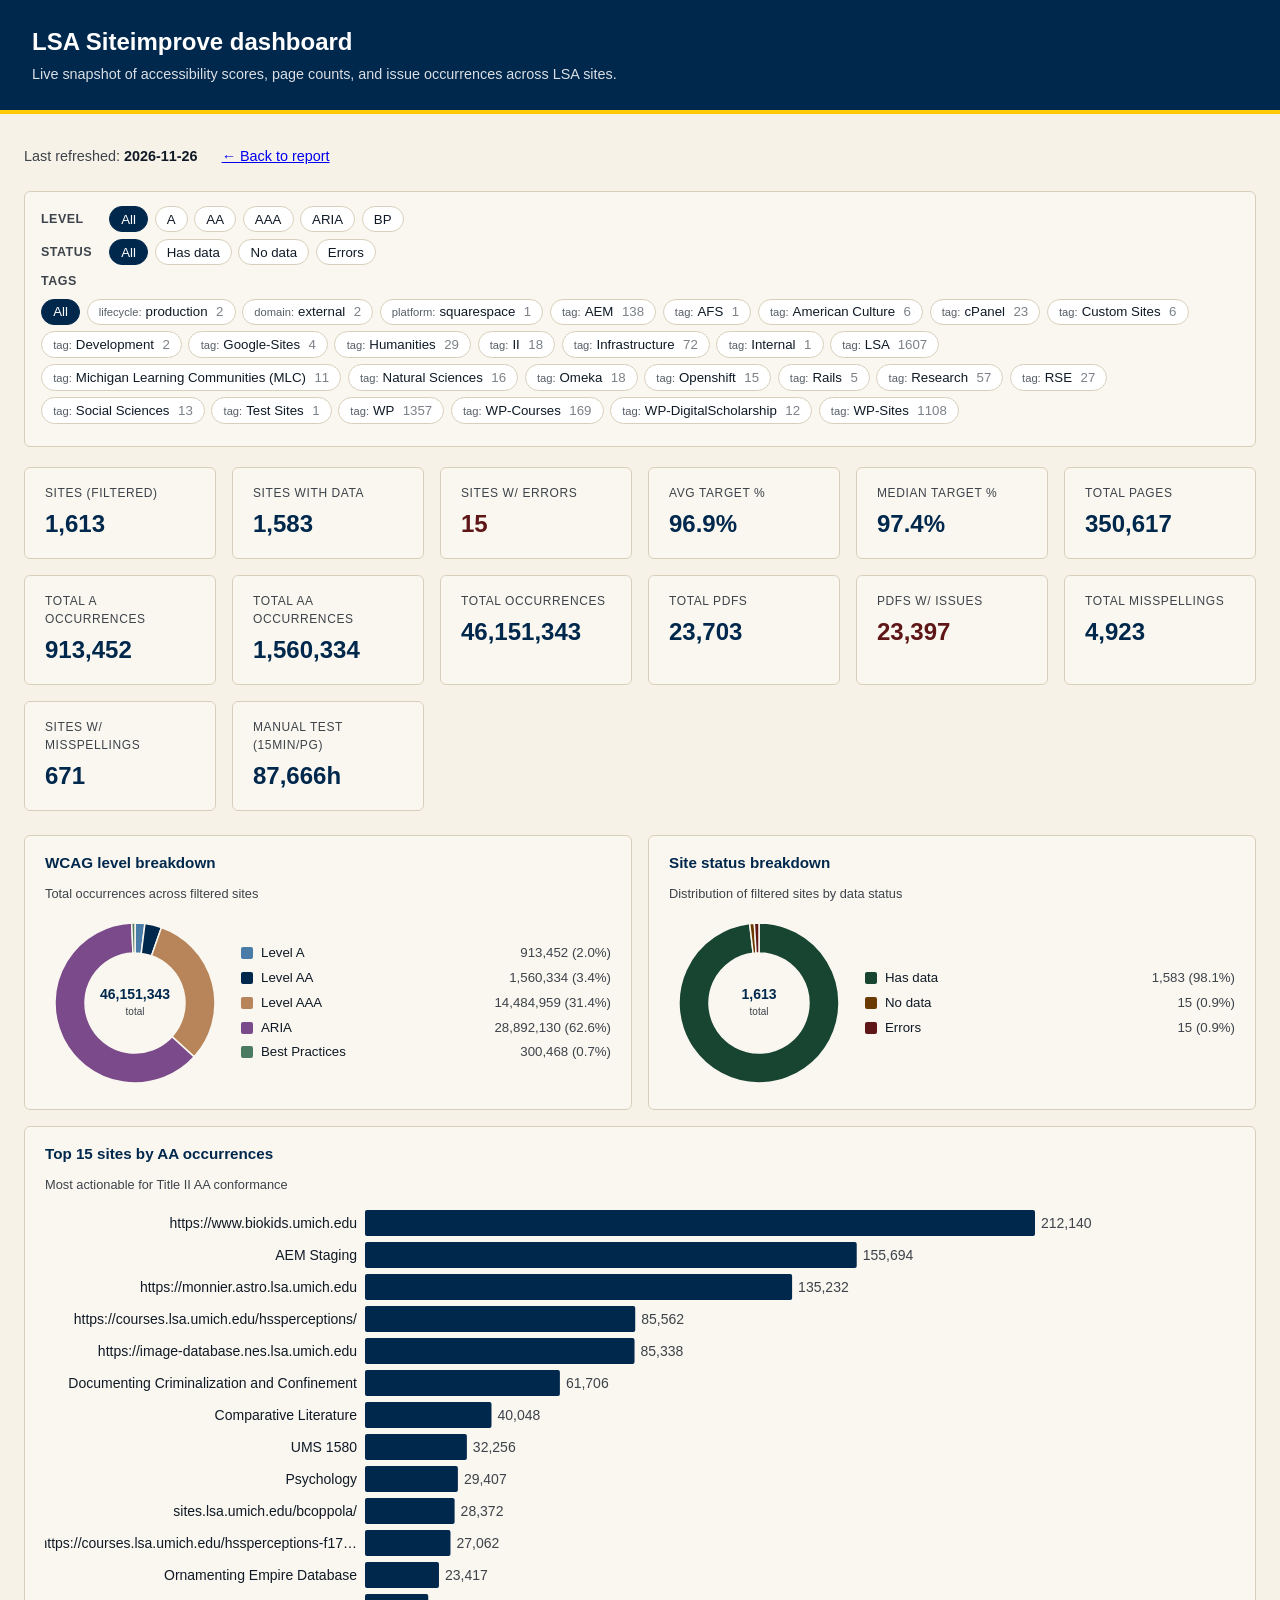
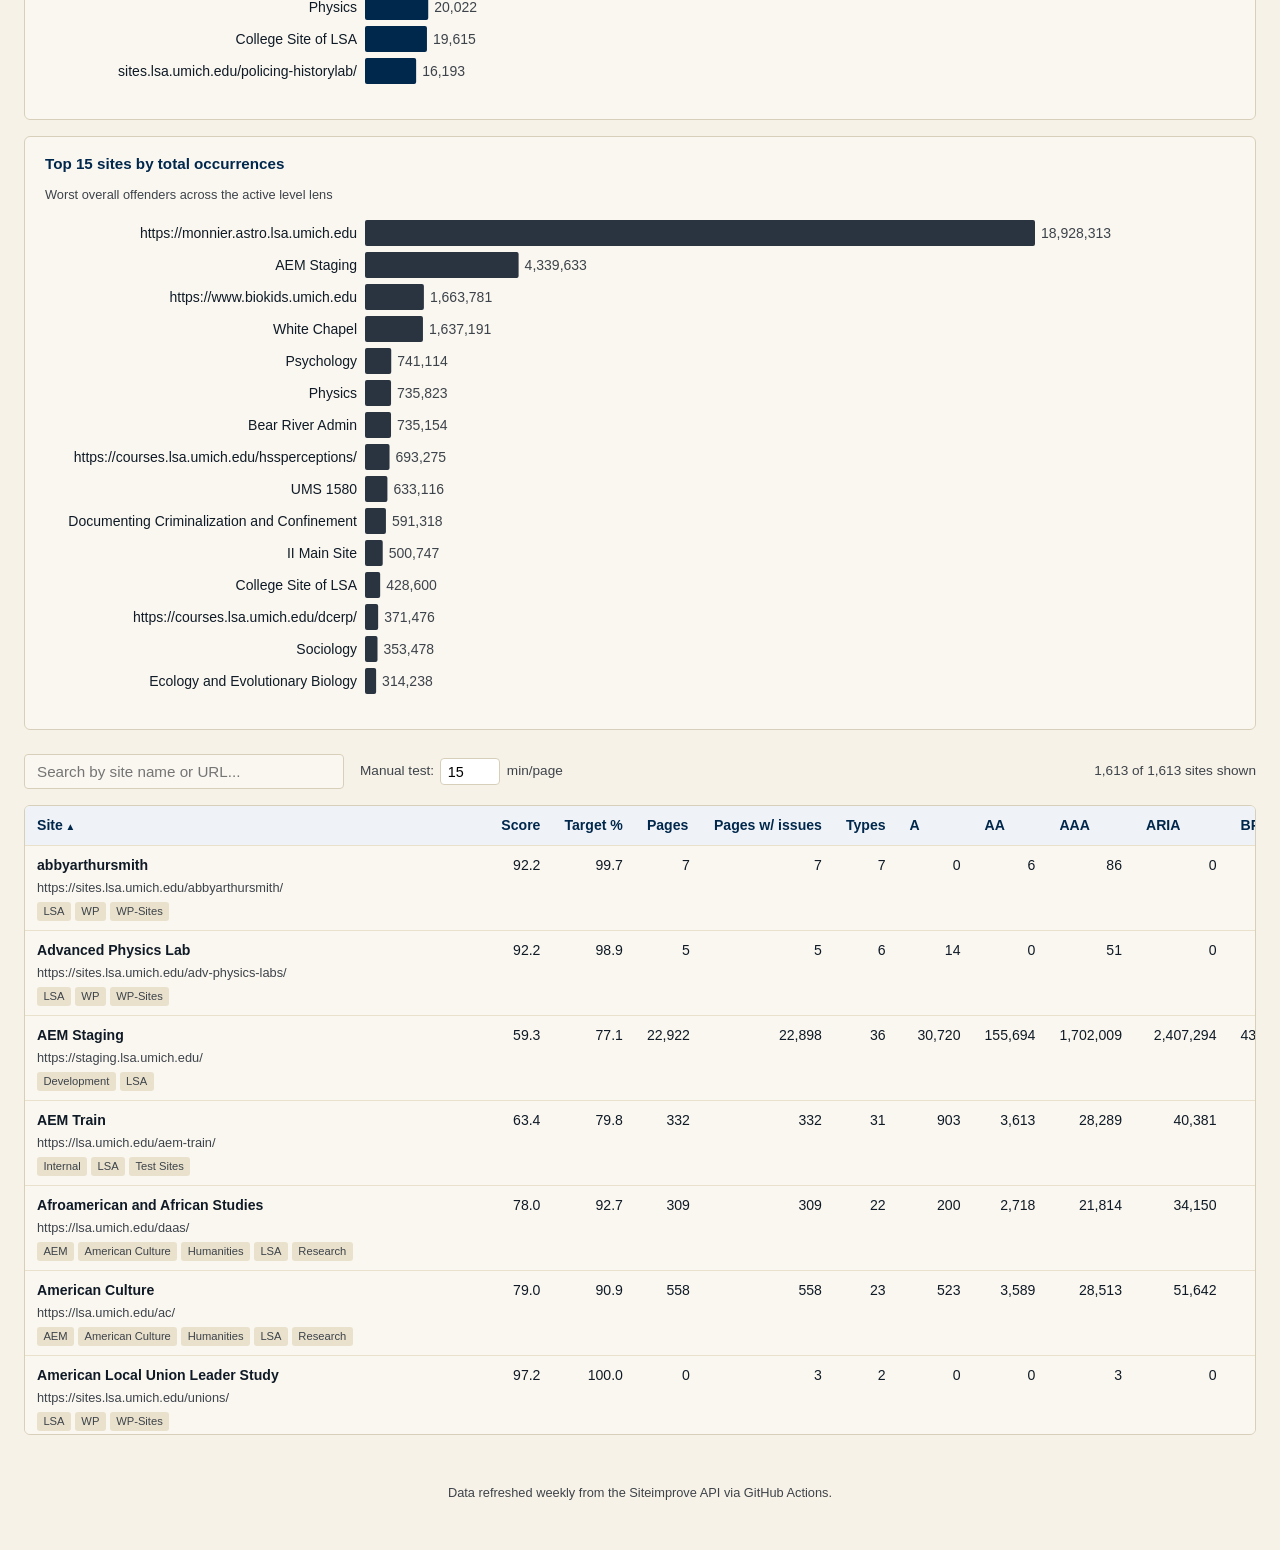
<file: accessibiltiyreport/data.html>
<!doctype html>
<html lang="en">
<head>
  <meta charset="utf-8" />
  <meta name="viewport" content="width=device-width, initial-scale=1" />
  <title>LSA Siteimprove dashboard</title>
  <style>
    :root {
      --um-blue: #00274C;
      --um-blue-50: #eff3f7;
      --um-blue-400: #6b8cb0;
      --um-maize: #FFCB05;
      --paper: #F7F2E7;
      --paper-light: #FAF7F0;
      --ink: #0F1A26;
      --ink-60: #3d434a;
      --ink-20: #c4c7cc;
      --rule: #d8cfba;
      --rule-light: #e9e1cc;
      --danger: #5e1616;
      --danger-soft: #ecd0cf;
      --warning: #6b3a00;
      --warning-soft: #f5e1c0;
      --success: #174531;
      --success-soft: #dceedc;
      --c-a: #4a7ca8;
      --c-aa: #00274C;
      --c-aaa: #b8855a;
    }
    * { box-sizing: border-box; }
    body {
      margin: 0;
      font-family: -apple-system, BlinkMacSystemFont, "Segoe UI", Roboto, "Helvetica Neue", Arial, sans-serif;
      color: var(--ink);
      background: var(--paper);
      line-height: 1.5;
    }
    header {
      background: var(--um-blue);
      color: #fff;
      padding: 1.5rem 2rem;
      border-bottom: 4px solid var(--um-maize);
    }
    header h1 { margin: 0; font-size: 1.5rem; font-weight: 600; }
    header p { margin: 0.25rem 0 0; opacity: 0.85; font-size: 0.9rem; }
    main { max-width: 1400px; margin: 2rem auto; padding: 0 1.5rem; }
    .meta {
      display: flex;
      flex-wrap: wrap;
      gap: 1.5rem;
      margin-bottom: 1.5rem;
      font-size: 0.9rem;
      color: var(--ink-60);
    }
    .meta strong { color: var(--ink); }
    .summary-cards {
      display: grid;
      grid-template-columns: repeat(auto-fit, minmax(180px, 1fr));
      gap: 1rem;
      margin-bottom: 1.5rem;
    }
    .card {
      background: var(--paper-light);
      border: 1px solid var(--rule);
      border-radius: 6px;
      padding: 1rem 1.25rem;
    }
    .card .label {
      font-size: 0.75rem;
      text-transform: uppercase;
      letter-spacing: 0.05em;
      color: var(--ink-60);
      margin-bottom: 0.25rem;
    }
    .card .value {
      font-size: 1.5rem;
      font-weight: 600;
      font-variant-numeric: tabular-nums;
      color: var(--um-blue);
    }
    .card.danger .value { color: var(--danger); }
    .filters {
      background: var(--paper-light);
      border: 1px solid var(--rule);
      border-radius: 6px;
      padding: 0.85rem 1rem;
      margin-bottom: 1.25rem;
    }
    .filter-row {
      display: flex;
      flex-wrap: wrap;
      align-items: center;
      gap: 0.5rem;
      margin-bottom: 0.4rem;
    }
    .filter-row:last-child { margin-bottom: 0; }
    .filter-label {
      font-size: 0.78rem;
      font-weight: 600;
      letter-spacing: 0.04em;
      color: var(--ink-60);
      text-transform: uppercase;
      min-width: 60px;
    }
    .pill {
      padding: 0.3rem 0.7rem;
      border: 1px solid var(--rule);
      border-radius: 999px;
      background: #fff;
      font-size: 0.83rem;
      cursor: pointer;
      color: var(--ink);
    }
    .pill:hover { background: var(--um-blue-50); }
    .pill.active {
      background: var(--um-blue);
      color: #fff;
      border-color: var(--um-blue);
    }
    .filter-hint {
      font-size: 0.78rem;
      color: var(--ink-60);
      margin-left: 0.4rem;
      font-style: italic;
    }
    .tag {
      display: inline-block;
      padding: 0.05rem 0.4rem;
      border-radius: 3px;
      font-size: 0.7rem;
      background: #e9e1cc;
      color: var(--ink-60);
      margin-right: 0.25rem;
      margin-top: 2px;
      white-space: nowrap;
    }
    .tag-lifecycle { background: #d8e4f0; color: #1a3a5c; }
    .tag-domain    { background: #e0d5b8; color: #5c4a1a; }
    .tag-platform  { background: #d5e3d8; color: #1a4a2a; }
    .tag-group     { background: #efd9d6; color: #6b2e2a; }
    .controls {
      display: flex;
      gap: 1rem;
      align-items: center;
      margin-bottom: 1rem;
      flex-wrap: wrap;
    }
    .controls input[type="search"] {
      padding: 0.5rem 0.75rem;
      border: 1px solid var(--rule);
      border-radius: 4px;
      font-size: 0.95rem;
      min-width: 320px;
      background: var(--paper-light);
    }
    .controls input[type="search"]:focus {
      outline: 2px solid var(--um-blue);
      outline-offset: -1px;
    }
    .row-count { color: var(--ink-60); font-size: 0.85rem; margin-left: auto; }
    .viz-grid {
      display: grid;
      grid-template-columns: repeat(2, 1fr);
      gap: 1rem;
      margin-bottom: 1.5rem;
    }
    @media (max-width: 720px) {
      .viz-grid { grid-template-columns: 1fr; }
    }
    .viz-card {
      background: var(--paper-light);
      border: 1px solid var(--rule);
      border-radius: 6px;
      padding: 1rem 1.25rem;
    }
    .viz-card.full {
      grid-column: 1 / -1;
    }
    .viz-card h3 {
      margin: 0 0 0.6rem;
      font-size: 0.95rem;
      font-weight: 600;
      color: var(--um-blue);
    }
    .viz-card .viz-sub {
      color: var(--ink-60);
      font-size: 0.8rem;
      margin-bottom: 0.6rem;
    }
    .viz-empty {
      padding: 2rem 0.5rem;
      text-align: center;
      color: var(--ink-60);
      font-size: 0.85rem;
    }
    .donut-wrap {
      display: flex;
      align-items: center;
      gap: 1rem;
      flex-wrap: wrap;
    }
    .legend {
      list-style: none;
      padding: 0;
      margin: 0;
      font-size: 0.83rem;
    }
    .legend li {
      display: flex;
      align-items: center;
      gap: 0.5rem;
      padding: 0.15rem 0;
    }
    .legend .swatch {
      width: 12px;
      height: 12px;
      border-radius: 2px;
      flex-shrink: 0;
    }
    .legend .lname { flex: 1; }
    .legend .lvalue {
      font-variant-numeric: tabular-nums;
      color: var(--ink-60);
      margin-left: auto;
    }
    svg.bars text.bar-label,
    svg.bars text.bar-value {
      font-family: inherit;
      font-size: 14px;
      fill: var(--ink);
    }
    svg.bars text.bar-value {
      fill: var(--ink-60);
      font-variant-numeric: tabular-nums;
    }
    .table-wrap {
      background: var(--paper-light);
      border: 1px solid var(--rule);
      border-radius: 6px;
      overflow-x: auto;
      max-height: 70vh;
      overflow-y: auto;
    }
    table {
      width: 100%;
      border-collapse: collapse;
      font-size: 0.88rem;
    }
    th, td {
      padding: 0.55rem 0.75rem;
      text-align: left;
      border-bottom: 1px solid var(--rule-light);
      vertical-align: top;
    }
    th {
      background: var(--um-blue-50);
      font-weight: 600;
      color: var(--um-blue);
      cursor: pointer;
      user-select: none;
      white-space: nowrap;
      position: sticky;
      top: 0;
      z-index: 1;
    }
    th:hover { background: #e2eaf2; }
    th[aria-sort="ascending"]::after { content: " \25B2"; font-size: 0.7em; }
    th[aria-sort="descending"]::after { content: " \25BC"; font-size: 0.7em; }
    td.num { text-align: right; font-variant-numeric: tabular-nums; }
    td.site-cell { min-width: 220px; }
    td.site-cell .url {
      display: block;
      font-size: 0.8rem;
      color: var(--ink-60);
      margin-top: 2px;
    }
    td.site-cell .url a { color: var(--ink-60); text-decoration: none; }
    td.site-cell .url a:hover { text-decoration: underline; color: var(--um-blue); }
    tbody tr:hover { background: var(--um-blue-50); }
    tbody tr.has-error { background: #fcf6e8; }
    tbody tr.has-error:hover { background: #f7eed8; }
    .badge {
      display: inline-block;
      padding: 0.1rem 0.4rem;
      border-radius: 3px;
      font-size: 0.75rem;
      font-weight: 600;
    }
    .badge.error { background: var(--danger-soft); color: var(--danger); }
    .badge.warn  { background: var(--warning-soft); color: var(--warning); }
    .badge.ok    { background: var(--success-soft); color: var(--success); }
    .empty {
      padding: 3rem 1rem;
      text-align: center;
      color: var(--ink-60);
    }
    .notice {
      padding: 0.75rem 1rem;
      border-radius: 6px;
      margin-bottom: 1.5rem;
      font-size: 0.85rem;
      border: 1px solid;
    }
    .notice.warning {
      background: var(--warning-soft);
      border-color: #d9b97a;
      color: var(--warning);
    }
    .notice.live {
      background: #e2efff;
      border-color: var(--um-blue-400);
      color: var(--um-blue);
    }
    .notice code { background: rgba(0,0,0,0.06); padding: 0.05rem 0.3rem; border-radius: 3px; }
    .pulse {
      display: inline-block;
      width: 8px;
      height: 8px;
      border-radius: 50%;
      background: var(--um-blue);
      margin-right: 0.4rem;
      animation: pulse 1.5s ease-in-out infinite;
    }
    @keyframes pulse {
      0%, 100% { opacity: 1; transform: scale(1); }
      50%      { opacity: 0.4; transform: scale(1.4); }
    }
    footer {
      margin-top: 2rem;
      padding: 1rem 0;
      font-size: 0.8rem;
      color: var(--ink-60);
      text-align: center;
    }
  </style>
</head>
<body>
  <header>
    <h1>LSA Siteimprove dashboard</h1>
    <p>Live snapshot of accessibility scores, page counts, and issue occurrences across LSA sites.</p>
  </header>
  <main>
    <div class="meta">
      <span>Last refreshed: <strong id="generated-at">—</strong></span>
      <span><a href="index.html">← Back to report</a></span>
    </div>

    <div id="notice-stale" class="notice warning" hidden>
      This snapshot was generated before the score/target field-mapping fix. Re-run <code>python scripts/fetch_siteimprove.py</code> to populate Score and Target % columns.
    </div>

    <div id="notice-live" class="notice live" hidden>
      <span class="pulse"></span><strong>Fetch in progress.</strong> Showing partial data; auto-refreshing every 10s.
    </div>

    <div class="filters">
      <div class="filter-row">
        <span class="filter-label">Level</span>
        <div id="filter-level" role="group" aria-label="WCAG level filter" style="display:flex;gap:0.4rem;flex-wrap:wrap;">
          <button class="pill active" data-filter="all" title="Clear level filters">All</button>
          <button class="pill" data-filter="A">A</button>
          <button class="pill" data-filter="AA">AA</button>
          <button class="pill" data-filter="AAA">AAA</button>
          <button class="pill" data-filter="ARIA" title="WAI-ARIA related issues (separate from WCAG levels)">ARIA</button>
          <button class="pill" data-filter="BP" title="Siteimprove Best Practices — guidance beyond WCAG conformance">BP</button>
        </div>
        <span class="filter-hint" id="filter-level-hint"></span>
      </div>
      <div class="filter-row">
        <span class="filter-label">Status</span>
        <div id="filter-status" role="group" aria-label="Status filter" style="display:flex;gap:0.4rem;flex-wrap:wrap;">
          <button class="pill active" data-filter="all" title="Clear status filters">All</button>
          <button class="pill" data-filter="ok">Has data</button>
          <button class="pill" data-filter="no-data">No data</button>
          <button class="pill" data-filter="error">Errors</button>
        </div>
        <span class="filter-hint" id="filter-status-hint"></span>
      </div>
      <div class="filter-row">
        <span class="filter-label">Tags</span>
        <div id="filter-tags" role="group" aria-label="Tag filter" style="display:flex;gap:0.4rem;flex-wrap:wrap;">
          <button class="pill active" data-filter="all" title="Clear tag filters">All</button>
        </div>
        <span class="filter-hint" id="filter-tags-hint"></span>
      </div>
    </div>

    <div class="summary-cards" id="summary-cards"></div>

    <div class="viz-grid">
      <div class="viz-card">
        <h3>WCAG level breakdown</h3>
        <div class="viz-sub" id="viz-levels-sub">Total occurrences across filtered sites</div>
        <div id="chart-levels"></div>
      </div>
      <div class="viz-card">
        <h3>Site status breakdown</h3>
        <div class="viz-sub">Distribution of filtered sites by data status</div>
        <div id="chart-status"></div>
      </div>
      <div class="viz-card full">
        <h3>Top 15 sites by AA occurrences</h3>
        <div class="viz-sub">Most actionable for Title II AA conformance</div>
        <div id="chart-top-aa"></div>
      </div>
      <div class="viz-card full">
        <h3 id="chart-top-total-title">Top 15 sites by total occurrences</h3>
        <div class="viz-sub">Worst overall offenders across the active level lens</div>
        <div id="chart-top-total"></div>
      </div>
    </div>

    <div class="controls">
      <input
        type="search"
        id="search"
        placeholder="Search by site name or URL..."
        autocomplete="off"
        aria-label="Search sites"
      />
      <label style="font-size:0.85rem;color:var(--ink-60);display:flex;align-items:center;gap:0.4rem;">
        Manual test:
        <input
          type="number"
          id="minutes-per-page"
          min="1"
          max="240"
          step="1"
          value="15"
          style="width:60px;padding:0.3rem 0.4rem;border:1px solid var(--rule);border-radius:4px;font-size:0.9rem;"
          aria-label="Estimated minutes per page for manual accessibility testing"
        />
        min/page
      </label>
      <span class="row-count" id="row-count" aria-live="polite"></span>
    </div>

    <div class="table-wrap">
      <table id="sites-table">
        <thead>
          <tr>
            <th data-key="site_name" data-type="string" aria-sort="ascending">Site</th>
            <th data-key="score" data-type="number" title="Accessibility DCI score (0–100)">Score</th>
            <th data-key="target_percentage" data-type="number" title="Site Target % — progress toward the configured target (TGS)">Target %</th>
            <th data-key="pages" data-type="number" title="Site page count from Siteimprove">Pages</th>
            <th data-key="pages_with_issues" data-type="number" title="Max pages affected by any single accessibility issue">Pages w/ issues</th>
            <th data-key="issue_types" data-type="number" title="Distinct issue types found on the site">Types</th>
            <th data-key="lvl_a" data-type="number" title="WCAG Level A — occurrences">A</th>
            <th data-key="lvl_aa" data-type="number" title="WCAG Level AA — occurrences (Title II target)">AA</th>
            <th data-key="lvl_aaa" data-type="number" title="WCAG Level AAA — occurrences">AAA</th>
            <th data-key="lvl_aria" data-type="number" title="WAI-ARIA related occurrences">ARIA</th>
            <th data-key="lvl_bp" data-type="number" title="Siteimprove Best Practices occurrences">BP</th>
            <th data-key="issues" data-type="number" id="th-total">Total occurrences</th>
            <th data-key="pdf_count" data-type="number" title="PDFs flagged by Siteimprove for accessibility validation">PDFs</th>
            <th data-key="pdfs_with_issues" data-type="number" title="PDFs with at least one accessibility issue">PDFs w/ issues</th>
            <th data-key="misspellings" data-type="number" title="Confirmed misspellings flagged by Siteimprove QA">Misspellings</th>
            <th data-key="est_hours" data-type="number" title="Estimated manual-test hours = pages × minutes/page">Est. hrs</th>
            <th data-key="status" data-type="string">Status</th>
          </tr>
        </thead>
        <tbody id="sites-body">
          <tr><td colspan="17" class="empty">Loading…</td></tr>
        </tbody>
      </table>
    </div>
    <footer>Data refreshed weekly from the Siteimprove API via GitHub Actions.</footer>
  </main>

  <script>
    const POLL_INTERVAL_MS = 10000;
    let pollHandle = null;

    const state = {
      sites: [],
      search: "",
      levelFilters: new Set(),    // empty = no level filter
      statusFilters: new Set(),   // empty = no status filter
      tagFilters: new Set(),      // empty = no tag filter
      sortKey: "site_name",
      sortDir: "asc",
    };

    const COLORS = {
      A:    "#4a7ca8",
      AA:   "#00274C",
      AAA:  "#b8855a",
      ARIA: "#7a4a8a",
      BP:   "#4a7a5f",
      ok:        "#174531",
      "no-data": "#6b3a00",
      error:     "#5e1616",
    };

    // Manual-test estimate: minutes per page. Adjustable via the input control.
    let manualMinutesPerPage = 15;

    const fmtNumber = (v) =>
      v === null || v === undefined ? "—" : Number(v).toLocaleString();

    const fmtScore = (v) => {
      if (v === null || v === undefined) return "—";
      const n = Number(v);
      return Number.isNaN(n) ? "—" : n.toFixed(1);
    };

    const fmtHours = (v) => {
      if (v === null || v === undefined) return "—";
      const n = Number(v);
      if (Number.isNaN(n) || n <= 0) return "—";
      if (n < 1)  return n.toFixed(1) + "h";
      if (n < 100) return n.toFixed(1) + "h";
      return Math.round(n).toLocaleString() + "h";
    };

    function estTestHours(s) {
      const pages = s.pages || s.pages_with_issues || 0;
      if (!pages) return 0;
      return (pages * manualMinutesPerPage) / 60;
    }

    function median(values) {
      const arr = values.filter(v => v !== null && v !== undefined && !Number.isNaN(v))
                        .map(Number)
                        .sort((a, b) => a - b);
      if (!arr.length) return null;
      const mid = arr.length >> 1;
      return arr.length % 2 ? arr[mid] : (arr[mid - 1] + arr[mid]) / 2;
    }

    function mean(values) {
      const arr = values.filter(v => v !== null && v !== undefined && !Number.isNaN(v))
                        .map(Number);
      if (!arr.length) return null;
      return arr.reduce((s, v) => s + v, 0) / arr.length;
    }

    const fmtDate = (v) => {
      if (!v) return "—";
      const d = new Date(v);
      return Number.isNaN(d.getTime()) ? v : d.toISOString().slice(0, 10);
    };

    const escapeHtml = (str) =>
      String(str ?? "").replace(/[&<>"']/g, (c) => ({
        "&": "&amp;", "<": "&lt;", ">": "&gt;", '"': "&quot;", "'": "&#39;"
      }[c]));

    // Mirror of the Python derive_tags() so tags show even on snapshots written
    // before the script learned about tags. Server-provided tags (when present)
    // win — they include API groups we can't derive client-side.
    const LIFECYCLE_PATTERNS = [
      ["staging", /^(staging|stage|stg)\b/],
      ["dev",     /^(dev|develop|development)\b/],
      ["test",    /^(test|qa)\b/],
      ["train",   /^(train|training)\b/],
      ["author",  /^(author|edit|editor|aem-author)\b/],
      ["preview", /^(preview|prev|preprod)\b/],
    ];
    const PLATFORM_PATTERNS = [
      ["aem",         /(?:^aem\b|aem-|adobe[- ]experience)/i],
      ["wordpress",   /(?:\bwordpress\b|\bwp[- ])/i],
      ["drupal",      /\bdrupal\b/i],
      ["squarespace", /\bsquarespace\b/i],
      ["wix",         /\bwix\b/i],
    ];

    function deriveClientTags(site) {
      const tags = [];
      const name = (site.site_name || "").trim();
      let host = "";
      try { host = new URL(site.url || "").hostname.toLowerCase(); } catch (_) {}
      const subdomain = host.split(".")[0] || "";

      let lifecycle = "production";
      for (const [tag, pat] of LIFECYCLE_PATTERNS) {
        if (pat.test(subdomain)) { lifecycle = tag; break; }
      }
      tags.push("lifecycle:" + lifecycle);

      let domainClass;
      if (host.endsWith(".lsa.umich.edu") || host === "lsa.umich.edu") domainClass = "lsa-umich";
      else if (host.endsWith(".umich.edu") || host === "umich.edu") domainClass = "umich";
      else if (host) domainClass = "external";
      else domainClass = "unknown";
      tags.push("domain:" + domainClass);

      const haystack = `${name} ${host}`;
      for (const [tag, pat] of PLATFORM_PATTERNS) {
        if (pat.test(haystack)) { tags.push("platform:" + tag); break; }
      }
      return tags;
    }

    function decorate(sites) {
      return sites.map((s) => {
        const a    = s.by_level?.A?.occurrences    ?? 0;
        const aa   = s.by_level?.AA?.occurrences   ?? 0;
        const aaa  = s.by_level?.AAA?.occurrences  ?? 0;
        // ARIA: prefer by_level.ARIA (after script update); fall back to other_conformance.aria.
        const aria = s.by_level?.ARIA?.occurrences
                     ?? s.other_conformance?.aria?.occurrences
                     ?? 0;
        // BP (Best Practices): prefer by_level.BP; fall back to other_conformance.si.
        const bp   = s.by_level?.BP?.occurrences
                     ?? s.other_conformance?.si?.occurrences
                     ?? 0;
        const hasErr = !!(s.errors && s.errors.length);
        const tags = (Array.isArray(s.tags) && s.tags.length > 0) ? s.tags : deriveClientTags(s);
        return {
          ...s,
          lvl_a: a,
          lvl_aa: aa,
          lvl_aaa: aaa,
          lvl_aria: aria,
          lvl_bp: bp,
          tags,
          status: hasErr ? "error" : (s.pages || s.pages_with_issues ? "ok" : "no-data"),
        };
      });
    }

    function applyFilters() {
      const search = state.search.trim().toLowerCase();
      const levels = state.levelFilters;
      const statuses = state.statusFilters;
      const tags = state.tagFilters;
      return state.sites.filter((s) => {
        // Level: site must have occurrences at ANY of the selected levels (OR within row).
        if (levels.size > 0) {
          const matchA    = levels.has("A")    && s.lvl_a    > 0;
          const matchAA   = levels.has("AA")   && s.lvl_aa   > 0;
          const matchAAA  = levels.has("AAA")  && s.lvl_aaa  > 0;
          const matchARIA = levels.has("ARIA") && s.lvl_aria > 0;
          const matchBP   = levels.has("BP")   && s.lvl_bp   > 0;
          if (!(matchA || matchAA || matchAAA || matchARIA || matchBP)) return false;
        }
        // Status: site status must be ONE of the selected (OR within row).
        if (statuses.size > 0 && !statuses.has(s.status)) return false;
        // Tags: site must have ANY of the selected tags (OR within row).
        if (tags.size > 0) {
          const siteTags = s.tags || [];
          let any = false;
          for (const t of tags) {
            if (siteTags.includes(t)) { any = true; break; }
          }
          if (!any) return false;
        }
        if (search) {
          const hay = `${s.site_name || ""} ${s.url || ""}`.toLowerCase();
          if (!hay.includes(search)) return false;
        }
        return true;
      });
    }

    // Sum of occurrences across the levels the user has chosen.
    // Empty selection = all levels.
    function selectedOccurrences(s) {
      if (state.levelFilters.size === 0) return s.issues || 0;
      let sum = 0;
      if (state.levelFilters.has("A"))    sum += s.lvl_a    || 0;
      if (state.levelFilters.has("AA"))   sum += s.lvl_aa   || 0;
      if (state.levelFilters.has("AAA"))  sum += s.lvl_aaa  || 0;
      if (state.levelFilters.has("ARIA")) sum += s.lvl_aria || 0;
      if (state.levelFilters.has("BP"))   sum += s.lvl_bp   || 0;
      return sum;
    }

    function activeLevelsLabel() {
      if (state.levelFilters.size === 0) return "all levels";
      return Array.from(state.levelFilters).sort().join(" + ");
    }

    function describeSelection(set, kind) {
      if (set.size === 0) return "";
      const arr = Array.from(set);
      if (kind === "level") {
        return `matching ${arr.join(" or ")}`;
      }
      if (kind === "tag") {
        const labels = arr.map(prettyTag);
        return labels.length > 4
          ? `matching ${labels.slice(0, 3).join(", ")} +${labels.length - 3} more`
          : `matching ${labels.join(" or ")}`;
      }
      const map = { ok: "Has data", "no-data": "No data", error: "Errors" };
      return `matching ${arr.map(v => map[v] || v).join(" or ")}`;
    }

    function prettyTag(t) {
      // Display "lifecycle:staging" as "staging" with the prefix used for grouping/coloring.
      const ix = t.indexOf(":");
      return ix >= 0 ? t.slice(ix + 1) : t;
    }

    function tagKind(t) {
      const ix = t.indexOf(":");
      return ix >= 0 ? t.slice(0, ix) : "other";
    }

    function buildTagIndex(sites) {
      const counts = new Map();
      for (const s of sites) {
        for (const t of (s.tags || [])) {
          counts.set(t, (counts.get(t) || 0) + 1);
        }
      }
      // Sort by tag kind, then by name. Keep order consistent across renders.
      const KIND_ORDER = { lifecycle: 0, domain: 1, platform: 2, group: 3, other: 4 };
      return Array.from(counts.entries())
        .sort((a, b) => {
          const ka = KIND_ORDER[tagKind(a[0])] ?? 99;
          const kb = KIND_ORDER[tagKind(b[0])] ?? 99;
          if (ka !== kb) return ka - kb;
          return a[0].localeCompare(b[0]);
        });
    }

    function renderTagPills() {
      const group = document.getElementById("filter-tags");
      const entries = buildTagIndex(state.sites);
      const allBtn = '<button class="pill" data-filter="all" title="Clear tag filters">All</button>';
      const pills = entries.map(([t, count]) => {
        const kind = tagKind(t);
        return `<button class="pill" data-filter="${escapeHtml(t)}" data-tag-kind="${kind}">
          <span style="opacity:0.7;font-size:0.7rem;margin-right:0.25rem;">${escapeHtml(kind)}:</span>${escapeHtml(prettyTag(t))}
          <span style="opacity:0.55;margin-left:0.3rem;">${count}</span>
        </button>`;
      }).join("");
      group.innerHTML = allBtn + pills;
      syncFilterGroup("filter-tags", state.tagFilters);
    }

    function compare(a, b, key, type, dir) {
      let av = a[key], bv = b[key];
      const nullsLast = (v) => v === null || v === undefined ? Infinity : v;
      if (type === "number") {
        av = nullsLast(av); bv = nullsLast(bv);
        return dir === "asc" ? av - bv : bv - av;
      }
      av = (av ?? "").toString().toLowerCase();
      bv = (bv ?? "").toString().toLowerCase();
      if (av < bv) return dir === "asc" ? -1 : 1;
      if (av > bv) return dir === "asc" ? 1 : -1;
      return 0;
    }

    function statusBadge(status) {
      if (status === "error")   return '<span class="badge error">error</span>';
      if (status === "no-data") return '<span class="badge warn">no data</span>';
      return '<span class="badge ok">ok</span>';
    }

    // -- SVG donut --
    function donutPath(cx, cy, rOuter, rInner, startAngle, endAngle) {
      if (endAngle - startAngle >= Math.PI * 2 - 1e-9) {
        // full circle workaround
        endAngle = startAngle + Math.PI * 2 - 1e-4;
      }
      const x0 = cx + rOuter * Math.cos(startAngle);
      const y0 = cy + rOuter * Math.sin(startAngle);
      const x1 = cx + rOuter * Math.cos(endAngle);
      const y1 = cy + rOuter * Math.sin(endAngle);
      const x2 = cx + rInner * Math.cos(endAngle);
      const y2 = cy + rInner * Math.sin(endAngle);
      const x3 = cx + rInner * Math.cos(startAngle);
      const y3 = cy + rInner * Math.sin(startAngle);
      const largeArc = (endAngle - startAngle) > Math.PI ? 1 : 0;
      return `M ${x0} ${y0} A ${rOuter} ${rOuter} 0 ${largeArc} 1 ${x1} ${y1} L ${x2} ${y2} A ${rInner} ${rInner} 0 ${largeArc} 0 ${x3} ${y3} Z`;
    }

    function renderDonut(containerId, segments) {
      const total = segments.reduce((s, x) => s + x.value, 0);
      const container = document.getElementById(containerId);
      if (total <= 0) {
        container.innerHTML = '<div class="viz-empty">No data for current filters.</div>';
        return;
      }
      const size = 180, cx = size/2, cy = size/2, rOuter = 80, rInner = 50;
      let cumulative = 0;
      const slices = segments.filter(s => s.value > 0).map((s) => {
        const start = (cumulative / total) * Math.PI * 2 - Math.PI / 2;
        cumulative += s.value;
        const end = (cumulative / total) * Math.PI * 2 - Math.PI / 2;
        return `<path d="${donutPath(cx, cy, rOuter, rInner, start, end)}"
                fill="${s.color}" stroke="var(--paper-light)" stroke-width="1.5">
                  <title>${escapeHtml(s.label)}: ${s.value.toLocaleString()} (${(s.value/total*100).toFixed(1)}%)</title>
                </path>`;
      }).join("");

      const legend = segments.map((s) => `
        <li>
          <span class="swatch" style="background:${s.color}"></span>
          <span class="lname">${escapeHtml(s.label)}</span>
          <span class="lvalue">${s.value.toLocaleString()} (${total > 0 ? (s.value/total*100).toFixed(1) : "0"}%)</span>
        </li>`).join("");

      container.innerHTML = `
        <div class="donut-wrap">
          <svg width="${size}" height="${size}" viewBox="0 0 ${size} ${size}" role="img" aria-label="Donut chart">
            ${slices}
            <text x="${cx}" y="${cy - 4}" text-anchor="middle" font-size="14" font-weight="600" fill="var(--um-blue)">${total.toLocaleString()}</text>
            <text x="${cx}" y="${cy + 12}" text-anchor="middle" font-size="10" fill="var(--ink-60)">total</text>
          </svg>
          <ul class="legend" style="flex:1;min-width:140px;">${legend}</ul>
        </div>`;
    }

    // -- SVG horizontal bars --
    function renderBars(containerId, items, valueLabel) {
      const container = document.getElementById(containerId);
      if (!items.length) {
        container.innerHTML = '<div class="viz-empty">No data for current filters.</div>';
        return;
      }
      const maxValue = Math.max(...items.map(i => i.value));
      const rowHeight = 32;
      const labelWidth = 320;
      const valueGutter = 110;
      const innerWidth = 1100;
      const barAreaWidth = innerWidth - labelWidth - valueGutter;
      const height = items.length * rowHeight + 12;
      const rows = items.map((it, i) => {
        const y = i * rowHeight + 4;
        const barW = maxValue > 0 ? (it.value / maxValue) * barAreaWidth : 0;
        const truncLabel = it.label.length > 50 ? it.label.slice(0, 48) + "…" : it.label;
        return `
          <g transform="translate(0, ${y})">
            <text class="bar-label" x="${labelWidth - 8}" y="${rowHeight / 2 + 4}" text-anchor="end">
              <title>${escapeHtml(it.label)}</title>${escapeHtml(truncLabel)}
            </text>
            <rect x="${labelWidth}" y="2" height="${rowHeight - 6}" width="${barW}" fill="${it.color}" rx="2"></rect>
            <text class="bar-value" x="${labelWidth + barW + 6}" y="${rowHeight / 2 + 4}">${it.value.toLocaleString()}</text>
          </g>`;
      }).join("");
      container.innerHTML = `
        <svg class="bars" width="100%" height="${height}" viewBox="0 0 ${innerWidth} ${height}"
             preserveAspectRatio="xMinYMin meet" role="img" aria-label="${escapeHtml(valueLabel)}">
          ${rows}
        </svg>`;
    }

    function aggregateLevels(sites) {
      let a = 0, aa = 0, aaa = 0, aria = 0, bp = 0;
      for (const s of sites) {
        a    += s.lvl_a    || 0;
        aa   += s.lvl_aa   || 0;
        aaa  += s.lvl_aaa  || 0;
        aria += s.lvl_aria || 0;
        bp   += s.lvl_bp   || 0;
      }
      const all = [
        { key: "A",    label: "Level A",       value: a,    color: COLORS.A    },
        { key: "AA",   label: "Level AA",      value: aa,   color: COLORS.AA   },
        { key: "AAA",  label: "Level AAA",     value: aaa,  color: COLORS.AAA  },
        { key: "ARIA", label: "ARIA",          value: aria, color: COLORS.ARIA },
        { key: "BP",   label: "Best Practices", value: bp,   color: COLORS.BP   },
      ];
      // If a level filter is active, show only those slices.
      if (state.levelFilters.size === 0) return all;
      return all.filter(seg => state.levelFilters.has(seg.key));
    }

    function aggregateStatus(sites) {
      const counts = { ok: 0, "no-data": 0, error: 0 };
      for (const s of sites) counts[s.status] = (counts[s.status] || 0) + 1;
      return [
        { label: "Has data", value: counts.ok,        color: COLORS.ok        },
        { label: "No data",  value: counts["no-data"], color: COLORS["no-data"] },
        { label: "Errors",   value: counts.error,     color: COLORS.error     },
      ];
    }

    function topByKey(sites, key, color, n = 15) {
      return sites
        .filter(s => (s[key] || 0) > 0)
        .sort((a, b) => (b[key] || 0) - (a[key] || 0))
        .slice(0, n)
        .map(s => ({ label: s.site_name || "(unnamed)", value: s[key] || 0, color }));
    }

    function topBySelected(sites, color, n = 15) {
      return sites
        .map(s => ({ label: s.site_name || "(unnamed)", value: selectedOccurrences(s), color }))
        .filter(x => x.value > 0)
        .sort((a, b) => b.value - a.value)
        .slice(0, n);
    }

    function renderCharts(filteredSites) {
      renderDonut("chart-levels", aggregateLevels(filteredSites));
      renderDonut("chart-status", aggregateStatus(filteredSites));
      renderBars("chart-top-aa",    topByKey(filteredSites, "lvl_aa",  COLORS.AA), "AA occurrences");
      renderBars("chart-top-total", topBySelected(filteredSites, "#2a3441"),       "Selected-level occurrences");

      // Update chart titles to reflect the active level filter.
      const lensLabel = activeLevelsLabel();
      document.getElementById("viz-levels-sub").textContent =
        state.levelFilters.size > 0
          ? `Occurrences for selected level(s): ${lensLabel}`
          : "Total occurrences across filtered sites";
      document.getElementById("chart-top-total-title").textContent =
        state.levelFilters.size > 0
          ? `Top 15 sites by ${lensLabel} occurrences`
          : "Top 15 sites by total occurrences";
    }

    function renderSummary(filteredSites) {
      const total = filteredSites.length;
      const ok = filteredSites.filter(s => s.status === "ok").length;
      const errors = filteredSites.filter(s => s.status === "error").length;
      const totalAA = filteredSites.reduce((acc, s) => acc + s.lvl_aa, 0);
      const totalA = filteredSites.reduce((acc, s) => acc + s.lvl_a, 0);
      const lensTotal = filteredSites.reduce((acc, s) => acc + selectedOccurrences(s), 0);
      const lensLabel = state.levelFilters.size > 0
        ? `Total occurrences (${activeLevelsLabel()})`
        : "Total occurrences";

      const targetVals = filteredSites.map(s => s.target_percentage)
                                       .filter(v => v !== null && v !== undefined);
      const avgTarget = mean(targetVals);
      const medTarget = median(targetVals);

      const totalPages = filteredSites.reduce((acc, s) => acc + (s.pages || 0), 0);
      const totalTestHours = filteredSites.reduce((acc, s) => acc + estTestHours(s), 0);
      const totalPdfs = filteredSites.reduce((acc, s) => acc + (s.pdf_count || 0), 0);
      const totalPdfsWithIssues = filteredSites.reduce((acc, s) => acc + (s.pdfs_with_issues || 0), 0);
      const totalMisspellings = filteredSites.reduce((acc, s) => acc + (s.misspellings || 0), 0);
      const sitesWithMisspellings = filteredSites.filter(s => (s.misspellings || 0) > 0).length;

      const cards = [
        { label: "Sites (filtered)",     value: total.toLocaleString() },
        { label: "Sites with data",      value: ok.toLocaleString() },
        { label: "Sites w/ errors",      value: errors.toLocaleString(), danger: errors > 0 },
        { label: "Avg target %",         value: avgTarget !== null ? avgTarget.toFixed(1) + "%" : "—" },
        { label: "Median target %",      value: medTarget !== null ? medTarget.toFixed(1) + "%" : "—" },
        { label: "Total pages",          value: totalPages.toLocaleString() },
        { label: "Total A occurrences",  value: totalA.toLocaleString() },
        { label: "Total AA occurrences", value: totalAA.toLocaleString() },
        { label: lensLabel,              value: lensTotal.toLocaleString() },
        { label: "Total PDFs",           value: totalPdfs.toLocaleString() },
        { label: "PDFs w/ issues",       value: totalPdfsWithIssues.toLocaleString(), danger: totalPdfsWithIssues > 0 },
        { label: "Total misspellings",   value: totalMisspellings.toLocaleString() },
        { label: "Sites w/ misspellings", value: sitesWithMisspellings.toLocaleString() },
        { label: `Manual test (${manualMinutesPerPage}min/pg)`, value: fmtHours(totalTestHours) },
      ];
      document.getElementById("summary-cards").innerHTML = cards.map((c) => `
        <div class="card${c.danger ? " danger" : ""}">
          <div class="label">${escapeHtml(c.label)}</div>
          <div class="value">${escapeHtml(c.value)}</div>
        </div>`).join("");
    }

    function renderTable(filteredSites) {
      const body = document.getElementById("sites-body");
      const headers = document.querySelectorAll("#sites-table th[data-key]");
      const sortType =
        Array.from(headers).find((h) => h.dataset.key === state.sortKey)?.dataset.type || "string";

      // Update Total column header to reflect active level lens.
      document.getElementById("th-total").textContent =
        state.levelFilters.size > 0
          ? `Total (${activeLevelsLabel()})`
          : "Total occurrences";

      // When a level filter is active, sort the "issues" column by selectedOccurrences instead.
      const sorted = filteredSites.slice().sort((a, b) => {
        if (state.sortKey === "issues" && state.levelFilters.size > 0) {
          const av = selectedOccurrences(a);
          const bv = selectedOccurrences(b);
          return state.sortDir === "asc" ? av - bv : bv - av;
        }
        return compare(a, b, state.sortKey, sortType, state.sortDir);
      });

      headers.forEach((th) => {
        if (th.dataset.key === state.sortKey) {
          th.setAttribute("aria-sort", state.sortDir === "asc" ? "ascending" : "descending");
        } else {
          th.removeAttribute("aria-sort");
        }
      });

      document.getElementById("row-count").textContent =
        `${filteredSites.length.toLocaleString()} of ${state.sites.length.toLocaleString()} sites shown`;

      if (sorted.length === 0) {
        body.innerHTML = '<tr><td colspan="17" class="empty">No sites match current filters.</td></tr>';
        return;
      }

      body.innerHTML = sorted.map((s) => {
        const urlCell = s.url
          ? `<a href="${escapeHtml(s.url)}" target="_blank" rel="noopener">${escapeHtml(s.url)}</a>`
          : "";
        const errorTitle = s.errors && s.errors.length ? ` title="${escapeHtml(s.errors.join("; "))}"` : "";
        const tagsHtml = (s.tags || []).map((t) => {
          const kind = tagKind(t);
          return `<span class="tag tag-${escapeHtml(kind)}" title="${escapeHtml(t)}">${escapeHtml(prettyTag(t))}</span>`;
        }).join("");
        return `
          <tr class="${s.status === "error" ? "has-error" : ""}"${errorTitle}>
            <td class="site-cell">
              <strong>${escapeHtml(s.site_name || "(unnamed)")}</strong>
              <span class="url">${urlCell}</span>
              ${tagsHtml ? `<div style="margin-top:3px;">${tagsHtml}</div>` : ""}
            </td>
            <td class="num">${fmtScore(s.score)}</td>
            <td class="num">${fmtScore(s.target_percentage)}</td>
            <td class="num">${fmtNumber(s.pages)}</td>
            <td class="num">${fmtNumber(s.pages_with_issues)}</td>
            <td class="num">${fmtNumber(s.issue_types)}</td>
            <td class="num">${fmtNumber(s.lvl_a)}</td>
            <td class="num">${fmtNumber(s.lvl_aa)}</td>
            <td class="num">${fmtNumber(s.lvl_aaa)}</td>
            <td class="num">${fmtNumber(s.lvl_aria)}</td>
            <td class="num">${fmtNumber(s.lvl_bp)}</td>
            <td class="num">${fmtNumber(selectedOccurrences(s))}</td>
            <td class="num">${fmtNumber(s.pdf_count)}</td>
            <td class="num">${fmtNumber(s.pdfs_with_issues)}</td>
            <td class="num">${fmtNumber(s.misspellings)}</td>
            <td class="num">${fmtHours(estTestHours(s))}</td>
            <td>${statusBadge(s.status)}</td>
          </tr>`;
      }).join("");
    }

    function renderAll() {
      const filtered = applyFilters();
      renderSummary(filtered);
      renderCharts(filtered);
      renderTable(filtered);
    }

    async function load() {
      try {
        const res = await fetch("../data/sites.json", { cache: "no-cache" });
        if (!res.ok) throw new Error(`HTTP ${res.status}`);
        const data = await res.json();
        const raw = Array.isArray(data.sites) ? data.sites : [];
        state.sites = decorate(raw);
        document.getElementById("generated-at").textContent =
          data.generated_at ? fmtDate(data.generated_at) : "unknown";

        const anyScore = state.sites.some((s) => s.score !== null && s.score !== undefined);
        const anyTarget = state.sites.some((s) => s.target_percentage !== null && s.target_percentage !== undefined);
        document.getElementById("notice-stale").hidden = !(state.sites.length > 0 && !anyScore && !anyTarget);
        document.getElementById("notice-live").hidden = !data.in_progress;
        renderTagPills();

        if (data.in_progress) {
          if (!pollHandle) pollHandle = setInterval(load, POLL_INTERVAL_MS);
        } else if (pollHandle) {
          clearInterval(pollHandle);
          pollHandle = null;
        }

        renderAll();
      } catch (err) {
        document.getElementById("sites-body").innerHTML =
          `<tr><td colspan="17" class="empty">Failed to load data: ${escapeHtml(err.message)}</td></tr>`;
      }
    }

    document.getElementById("search").addEventListener("input", (e) => {
      state.search = e.target.value;
      renderAll();
    });

    document.getElementById("minutes-per-page").addEventListener("input", (e) => {
      const n = Math.max(1, Math.min(240, Number(e.target.value) || 15));
      manualMinutesPerPage = n;
      renderAll();
    });

    function syncFilterGroup(groupId, set) {
      const group = document.getElementById(groupId);
      group.querySelectorAll(".pill").forEach((p) => {
        const v = p.dataset.filter;
        if (v === "all") {
          p.classList.toggle("active", set.size === 0);
        } else {
          p.classList.toggle("active", set.has(v));
        }
      });
    }

    function wireFilterGroup(groupId, stateKey, hintId, kind) {
      const group = document.getElementById(groupId);
      const hintEl = document.getElementById(hintId);
      group.addEventListener("click", (e) => {
        const pill = e.target.closest(".pill");
        if (!pill) return;
        const value = pill.dataset.filter;
        const set = state[stateKey];
        if (value === "all") {
          set.clear();
        } else if (set.has(value)) {
          set.delete(value);
        } else {
          set.add(value);
        }
        syncFilterGroup(groupId, set);
        hintEl.textContent = describeSelection(set, kind);
        renderAll();
      });
    }
    wireFilterGroup("filter-level",  "levelFilters",  "filter-level-hint",  "level");
    wireFilterGroup("filter-status", "statusFilters", "filter-status-hint", "status");
    wireFilterGroup("filter-tags",   "tagFilters",    "filter-tags-hint",   "tag");

    document.querySelectorAll("#sites-table th[data-key]").forEach((th) => {
      th.addEventListener("click", () => {
        const key = th.dataset.key;
        if (state.sortKey === key) {
          state.sortDir = state.sortDir === "asc" ? "desc" : "asc";
        } else {
          state.sortKey = key;
          state.sortDir = th.dataset.type === "number" ? "desc" : "asc";
        }
        renderAll();
      });
    });

    load();
  </script>
</body>
</html>
</file>
